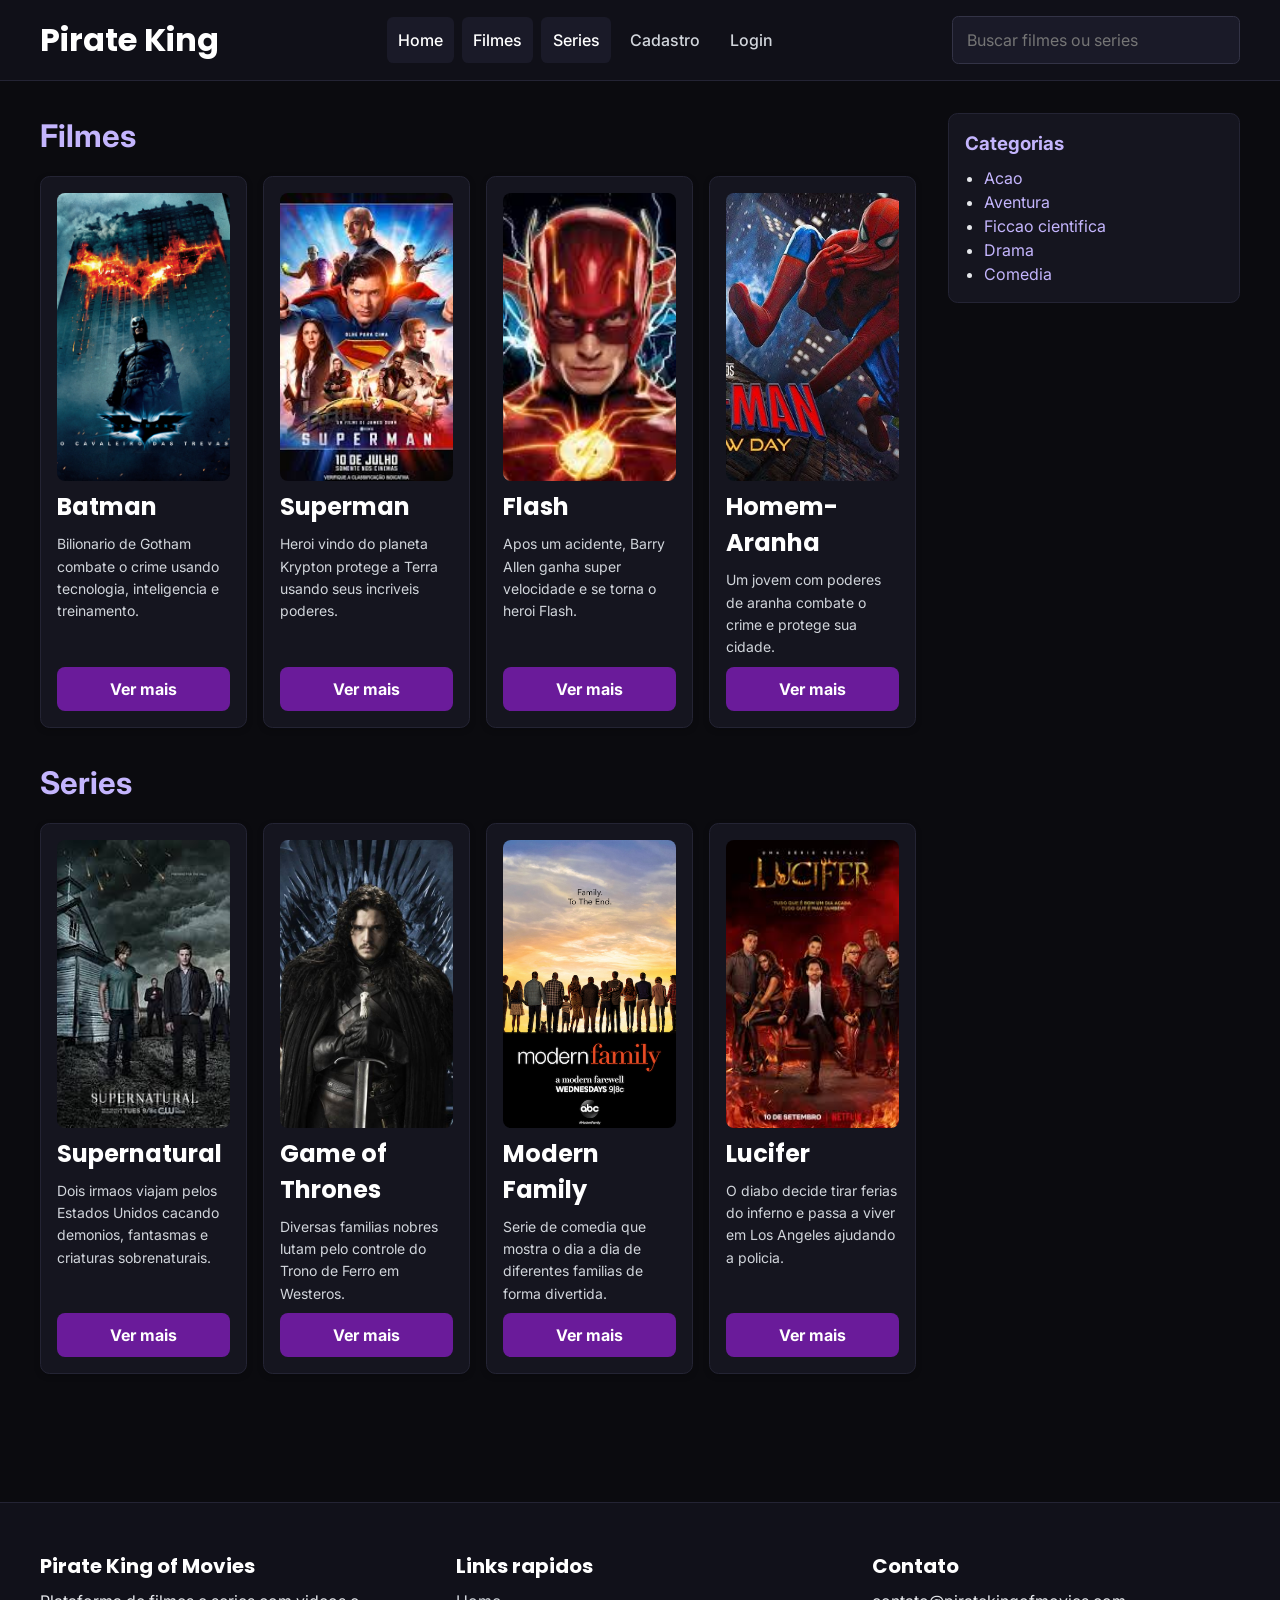
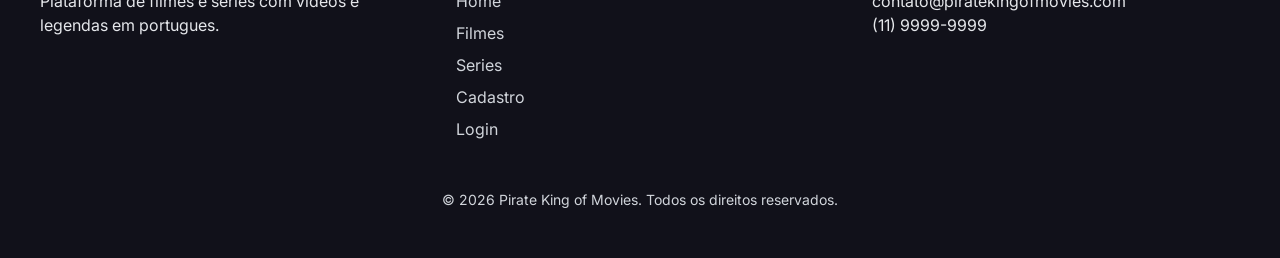
<file: index.html>
﻿<!DOCTYPE html>
<html lang="pt-BR">
<head>
  <meta charset="UTF-8">
  <meta name="viewport" content="width=device-width, initial-scale=1.0">
  <meta name="description" content="Pirate King of Movies - Catalogo de filmes e series com legendas em portugues.">
  <meta name="theme-color" content="#6a1b9a">
  <link rel="preconnect" href="https://fonts.googleapis.com">
  <link rel="preconnect" href="https://fonts.gstatic.com" crossorigin>
  <link href="https://fonts.googleapis.com/css2?family=Inter:wght@400;500;700&family=Poppins:wght@700&display=swap" rel="stylesheet">
  <link rel="stylesheet" href="css/variables.css">
  <link rel="stylesheet" href="css/reset.css">
  <link rel="stylesheet" href="css/base.css">
  <link rel="stylesheet" href="css/layout.css">
  <link rel="stylesheet" href="css/components/navbar.css">
  <link rel="stylesheet" href="css/components/btn.css">
  <link rel="stylesheet" href="css/components/hero.css">
  <link rel="stylesheet" href="css/components/card.css">
  <link rel="stylesheet" href="css/components/footer.css">
  <link rel="stylesheet" href="css/utilities.css">
  <title>Pirate King of Movies - Filmes e Series Online</title>
</head>
<body>
  <a href="#main-content" class="skip-link">Pular para conteudo principal</a>
  <header class="navbar">
    <div class="navbar__container">
      <div class="navbar__top">
        <a href="index.html" class="navbar__logo">Pirate King</a>
        <button class="navbar__toggle" type="button" aria-label="Abrir menu" aria-expanded="false">â˜°</button>
      </div>
      <nav class="navbar__menu" aria-label="Menu principal">
        <ul class="navbar__list">
          <li><a href="index.html" class="navbar__link active">Home</a></li>
          <li><a href="#filmes" class="navbar__link">Filmes</a></li>
          <li><a href="#series" class="navbar__link">Series</a></li>
          <li><a href="cadastro.html" class="navbar__link">Cadastro</a></li>
          <li><a href="login.html" class="navbar__link" data-auth-link>Login</a></li>
        </ul>
      </nav>
      <form class="navbar__search" role="search">
        <label for="search-input" class="sr-only">Buscar filmes e series</label>
        <input type="search" id="search-input" placeholder="Buscar filmes ou series">
      </form>
    </div>
  </header>
  <main id="main-content" class="layout">
    <div>
      <section id="filmes" aria-label="Filmes">
        <h2>Filmes</h2>
        <div class="cards-grid" role="list">
          <article class="card" role="listitem" data-card-link="batman.html" tabindex="0" aria-label="Abrir detalhes de Batman">
            <img src="media/img/batman.jpg" alt="Poster do filme Batman" class="card__image" loading="lazy">
            <h3 class="card__title">Batman</h3>
            <p class="card__text">Bilionario de Gotham combate o crime usando tecnologia, inteligencia e treinamento.</p>
            <a href="batman.html" class="btn btn--primary">Ver mais</a>
          </article>
          <article class="card" role="listitem" data-card-link="superman.html" tabindex="0" aria-label="Abrir detalhes de Superman">
            <img src="media/img/superman.jpg" alt="Poster do filme Superman" class="card__image" loading="lazy">
            <h3 class="card__title">Superman</h3>
            <p class="card__text">Heroi vindo do planeta Krypton protege a Terra usando seus incriveis poderes.</p>
            <a href="superman.html" class="btn btn--primary">Ver mais</a>
          </article>
          <article class="card" role="listitem" data-card-link="flash.html" tabindex="0" aria-label="Abrir detalhes de Flash">
            <img src="media/img/flash.jpg" alt="Poster do filme Flash" class="card__image" loading="lazy">
            <h3 class="card__title">Flash</h3>
            <p class="card__text">Apos um acidente, Barry Allen ganha super velocidade e se torna o heroi Flash.</p>
            <a href="flash.html" class="btn btn--primary">Ver mais</a>
          </article>
          <article class="card" role="listitem" data-card-link="homem-aranha.html" tabindex="0" aria-label="Abrir detalhes de Homem-Aranha">
            <img src="media/img/homem-aranha.jpg" alt="Poster do filme Homem-Aranha" class="card__image" loading="lazy">
            <h3 class="card__title">Homem-Aranha</h3>
            <p class="card__text">Um jovem com poderes de aranha combate o crime e protege sua cidade.</p>
            <a href="homem-aranha.html" class="btn btn--primary">Ver mais</a>
          </article>
        </div>
      </section>

      <section id="series" aria-label="Series">
        <h2>Series</h2>
        <div class="cards-grid" role="list">
          <article class="card" role="listitem" data-card-link="supernatural.html" tabindex="0" aria-label="Abrir detalhes de Supernatural">
            <img src="media/img/supernatural.jpg" alt="Poster da serie Supernatural" class="card__image" loading="lazy">
            <h3 class="card__title">Supernatural</h3>
            <p class="card__text">Dois irmaos viajam pelos Estados Unidos cacando demonios, fantasmas e criaturas sobrenaturais.</p>
            <a href="supernatural.html" class="btn btn--primary">Ver mais</a>
          </article>
          <article class="card" role="listitem" data-card-link="got.html" tabindex="0" aria-label="Abrir detalhes de Game of Thrones">
            <img src="media/img/got.jpg" alt="Poster da serie Game of Thrones" class="card__image" loading="lazy">
            <h3 class="card__title">Game of Thrones</h3>
            <p class="card__text">Diversas familias nobres lutam pelo controle do Trono de Ferro em Westeros.</p>
            <a href="got.html" class="btn btn--primary">Ver mais</a>
          </article>
          <article class="card" role="listitem" data-card-link="modern-family.html" tabindex="0" aria-label="Abrir detalhes de Modern Family">
            <img src="media/img/modern-family.jpg" alt="Poster da serie Modern Family" class="card__image" loading="lazy">
            <h3 class="card__title">Modern Family</h3>
            <p class="card__text">Serie de comedia que mostra o dia a dia de diferentes familias de forma divertida.</p>
            <a href="modern-family.html" class="btn btn--primary">Ver mais</a>
          </article>
          <article class="card" role="listitem" data-card-link="lucifer.html" tabindex="0" aria-label="Abrir detalhes de Lucifer">
            <img src="media/img/lucifer.jpg" alt="Poster da serie Lucifer" class="card__image" loading="lazy">
            <h3 class="card__title">Lucifer</h3>
            <p class="card__text">O diabo decide tirar ferias do inferno e passa a viver em Los Angeles ajudando a policia.</p>
            <a href="lucifer.html" class="btn btn--primary">Ver mais</a>
          </article>
        </div>
      </section>
    </div>

    <aside class="sidebar" aria-label="Categorias">
      <h3>Categorias</h3>
      <ul>
        <li><a href="#filmes">Acao</a></li>
        <li><a href="#filmes">Aventura</a></li>
        <li><a href="#filmes">Ficcao cientifica</a></li>
        <li><a href="#series">Drama</a></li>
        <li><a href="#series">Comedia</a></li>
      </ul>
    </aside>
  </main>
  <footer class="footer">
    <div class="footer__grid">
      <div>
        <h3 class="footer__title">Pirate King of Movies</h3>
        <p>Plataforma de filmes e series com videos e legendas em portugues.</p>
      </div>
      <div>
        <h3 class="footer__title">Links rapidos</h3>
        <ul class="footer__list">
          <li><a href="index.html" class="footer__link">Home</a></li>
          <li><a href="index.html#filmes" class="footer__link">Filmes</a></li>
          <li><a href="index.html#series" class="footer__link">Series</a></li>
          <li><a href="cadastro.html" class="footer__link">Cadastro</a></li>
          <li><a href="login.html" class="footer__link" data-auth-link>Login</a></li>
        </ul>
      </div>
      <div>
        <h3 class="footer__title">Contato</h3>
        <p>contato@piratekingofmovies.com</p>
        <p>(11) 9999-9999</p>
      </div>
    </div>
    <p class="footer__copy">&copy; <span data-current-year>2026</span> Pirate King of Movies. Todos os direitos reservados.</p>
  </footer>
  <script src="js/main.js" defer></script>
</body>
</html>
</file>
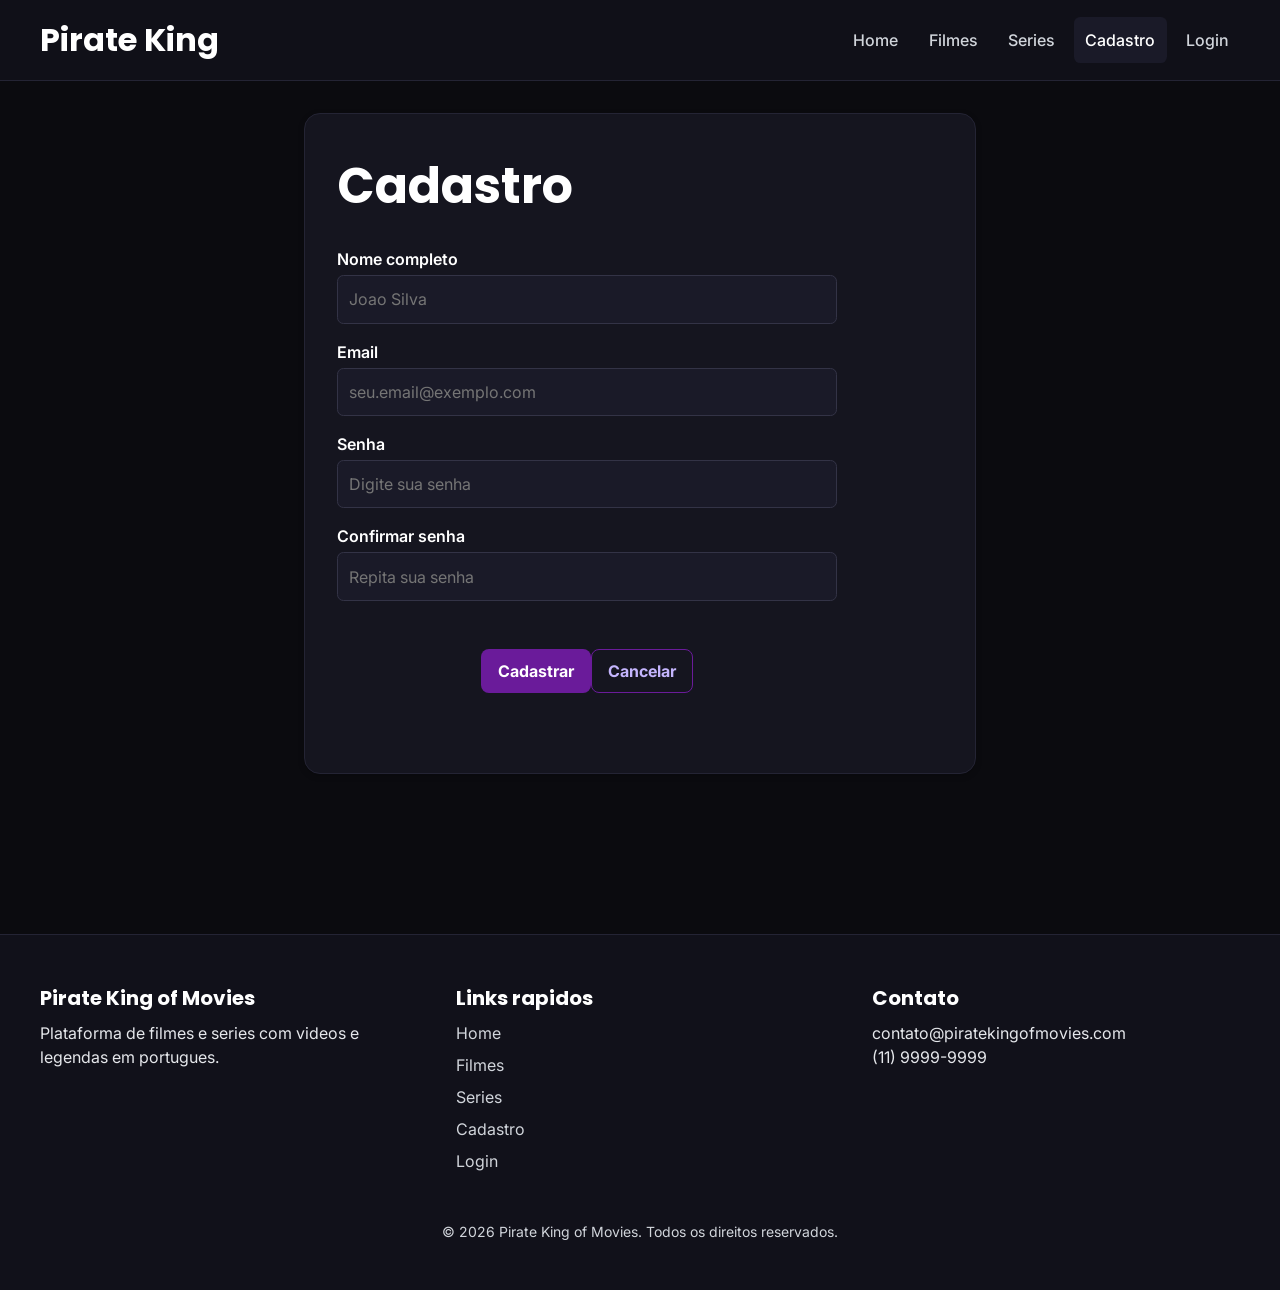
<file: cadastro.html>
﻿<!DOCTYPE html>
<html lang="pt-BR">
<head>
  <meta charset="UTF-8">
  <meta name="viewport" content="width=device-width, initial-scale=1.0">
  <link rel="preconnect" href="https://fonts.googleapis.com">
  <link rel="preconnect" href="https://fonts.gstatic.com" crossorigin>
  <link href="https://fonts.googleapis.com/css2?family=Inter:wght@400;500;700&family=Poppins:wght@700&display=swap" rel="stylesheet">
  <link rel="stylesheet" href="css/variables.css">
  <link rel="stylesheet" href="css/reset.css">
  <link rel="stylesheet" href="css/base.css">
  <link rel="stylesheet" href="css/layout.css">
  <link rel="stylesheet" href="css/components/navbar.css">
  <link rel="stylesheet" href="css/components/btn.css">
  <link rel="stylesheet" href="css/components/form.css">
  <link rel="stylesheet" href="css/components/video-player.css">
  <link rel="stylesheet" href="css/components/footer.css">
  <link rel="stylesheet" href="css/utilities.css">
  <title>Cadastro - Pirate King of Movies</title>
</head>
<body>
  <a href="#main-content" class="skip-link">Pular para conteudo principal</a>
  <header class="navbar">
    <div class="navbar__container">
      <div class="navbar__top">
        <a href="index.html" class="navbar__logo">Pirate King</a>
        <button class="navbar__toggle" type="button" aria-label="Abrir menu" aria-expanded="false">â˜°</button>
      </div>
      <nav class="navbar__menu" aria-label="Menu principal">
        <ul class="navbar__list">
          <li><a href="index.html" class="navbar__link">Home</a></li>
          <li><a href="index.html#filmes" class="navbar__link">Filmes</a></li>
          <li><a href="index.html#series" class="navbar__link">Series</a></li>
          <li><a href="cadastro.html" class="navbar__link active">Cadastro</a></li>
          <li><a href="login.html" class="navbar__link" data-auth-link>Login</a></li>
        </ul>
      </nav>
    </div>
  </header>

  <main id="main-content" class="detail-page">
    <section class="detail-card" style="max-width: 42rem; margin-inline: auto;">
      <h1 class="detail-hero__title">Cadastro</h1>
      <form class="form" id="cadastro-form" novalidate>
        <div class="form__group">
          <label class="form__label" for="nome">Nome completo</label>
          <input class="form__input" type="text" id="nome" name="nome" required pattern="[A-Za-zÃ€-Ã¿\s]{3,}" title="Digite pelo menos 3 letras" placeholder="Joao Silva">
        </div>
        <div class="form__group">
          <label class="form__label" for="email">Email</label>
          <input class="form__input" type="email" id="email" name="email" required title="Digite um email valido" placeholder="seu.email@exemplo.com">
        </div>
        <div class="form__group">
          <label class="form__label" for="senha">Senha</label>
          <input class="form__input" type="password" id="senha" name="senha" required minlength="6" title="A senha deve ter no minimo 6 caracteres" placeholder="Digite sua senha">
        </div>
        <div class="form__group">
          <label class="form__label" for="confirmaSenha">Confirmar senha</label>
          <input class="form__input" type="password" id="confirmaSenha" name="confirmaSenha" required minlength="6" title="Confirme sua senha" placeholder="Repita sua senha">
        </div>
        <div class="detail-actions">
          <button type="submit" class="btn btn--primary">Cadastrar</button>
          <a href="index.html" class="btn btn--outline">Cancelar</a>
        </div>
        <p class="form__message" id="cadastro-mensagem" role="status" aria-live="polite"></p>
      </form>
    </section>
  </main>

  <footer class="footer">
    <div class="footer__grid">
      <div>
        <h3 class="footer__title">Pirate King of Movies</h3>
        <p>Plataforma de filmes e series com videos e legendas em portugues.</p>
      </div>
      <div>
        <h3 class="footer__title">Links rapidos</h3>
        <ul class="footer__list">
          <li><a href="index.html" class="footer__link">Home</a></li>
          <li><a href="index.html#filmes" class="footer__link">Filmes</a></li>
          <li><a href="index.html#series" class="footer__link">Series</a></li>
          <li><a href="cadastro.html" class="footer__link">Cadastro</a></li>
          <li><a href="login.html" class="footer__link" data-auth-link>Login</a></li>
        </ul>
      </div>
      <div>
        <h3 class="footer__title">Contato</h3>
        <p>contato@piratekingofmovies.com</p>
        <p>(11) 9999-9999</p>
      </div>
    </div>
    <p class="footer__copy">&copy; <span data-current-year>2026</span> Pirate King of Movies. Todos os direitos reservados.</p>
  </footer>
  <script src="js/main.js" defer></script>
</body>
</html>
</file>
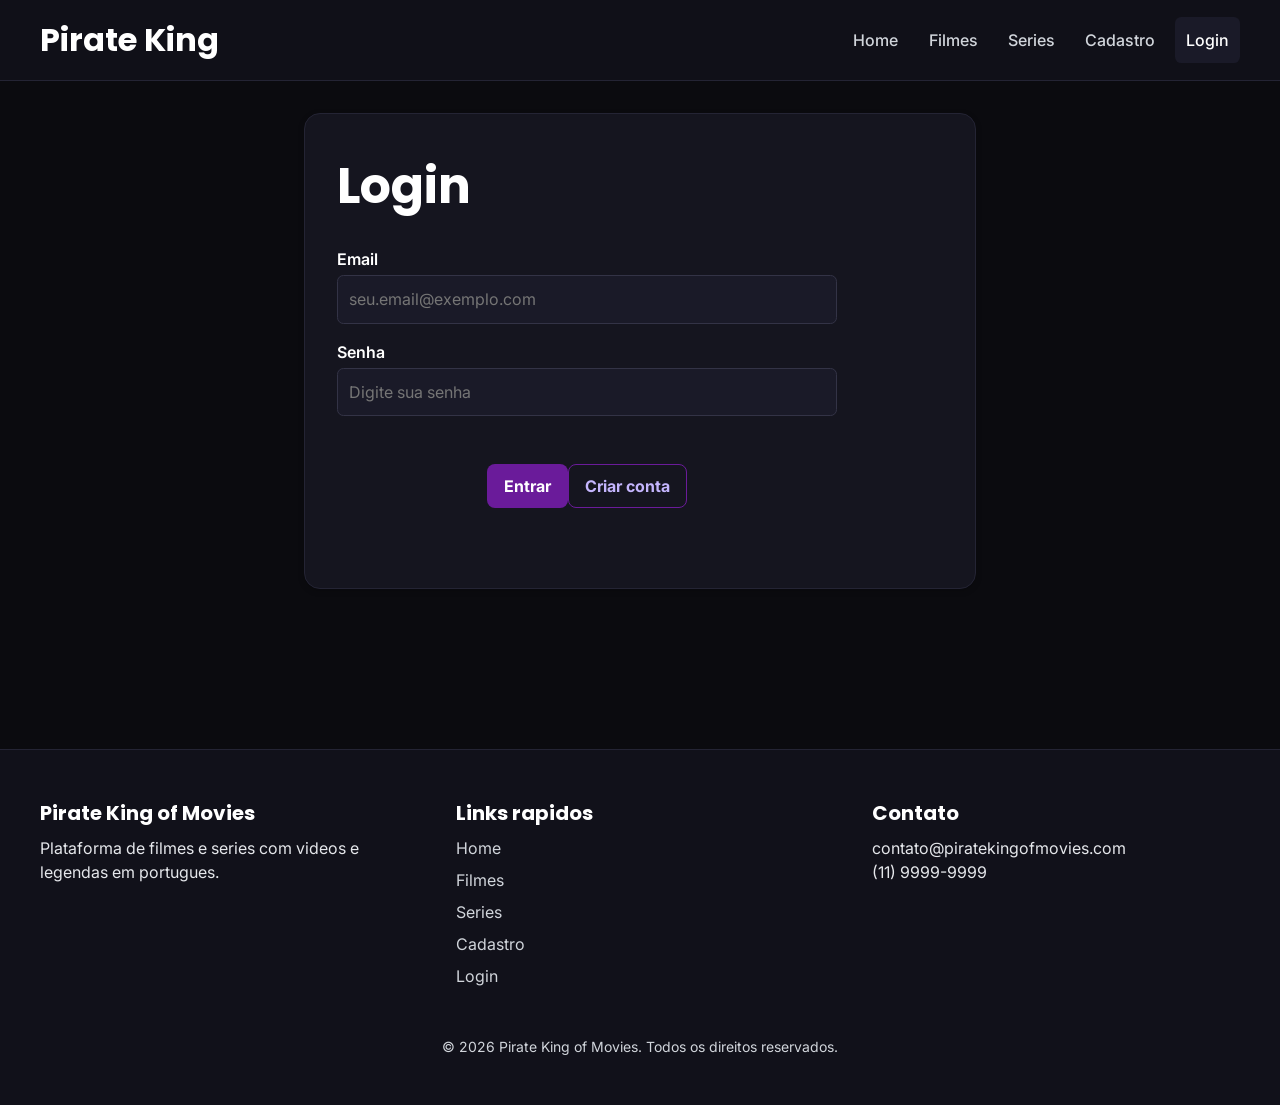
<file: login.html>
﻿<!DOCTYPE html>
<html lang="pt-BR">
<head>
  <meta charset="UTF-8">
  <meta name="viewport" content="width=device-width, initial-scale=1.0">
  <link rel="preconnect" href="https://fonts.googleapis.com">
  <link rel="preconnect" href="https://fonts.gstatic.com" crossorigin>
  <link href="https://fonts.googleapis.com/css2?family=Inter:wght@400;500;700&family=Poppins:wght@700&display=swap" rel="stylesheet">
  <link rel="stylesheet" href="css/variables.css">
  <link rel="stylesheet" href="css/reset.css">
  <link rel="stylesheet" href="css/base.css">
  <link rel="stylesheet" href="css/layout.css">
  <link rel="stylesheet" href="css/components/navbar.css">
  <link rel="stylesheet" href="css/components/btn.css">
  <link rel="stylesheet" href="css/components/form.css">
  <link rel="stylesheet" href="css/components/video-player.css">
  <link rel="stylesheet" href="css/components/footer.css">
  <link rel="stylesheet" href="css/utilities.css">
  <title>Login - Pirate King of Movies</title>
</head>
<body>
  <a href="#main-content" class="skip-link">Pular para conteudo principal</a>
  <header class="navbar">
    <div class="navbar__container">
      <div class="navbar__top">
        <a href="index.html" class="navbar__logo">Pirate King</a>
        <button class="navbar__toggle" type="button" aria-label="Abrir menu" aria-expanded="false">â˜°</button>
      </div>
      <nav class="navbar__menu" aria-label="Menu principal">
        <ul class="navbar__list">
          <li><a href="index.html" class="navbar__link">Home</a></li>
          <li><a href="index.html#filmes" class="navbar__link">Filmes</a></li>
          <li><a href="index.html#series" class="navbar__link">Series</a></li>
          <li><a href="cadastro.html" class="navbar__link">Cadastro</a></li>
          <li><a href="login.html" class="navbar__link active" data-auth-link>Login</a></li>
        </ul>
      </nav>
    </div>
  </header>

  <main id="main-content" class="detail-page">
    <section class="detail-card" style="max-width: 42rem; margin-inline: auto;">
      <h1 class="detail-hero__title">Login</h1>
      <form class="form" id="login-form" novalidate>
        <div class="form__group">
          <label class="form__label" for="email">Email</label>
          <input class="form__input" type="email" id="email" name="email" required title="Digite um email valido" placeholder="seu.email@exemplo.com">
        </div>
        <div class="form__group">
          <label class="form__label" for="senha">Senha</label>
          <input class="form__input" type="password" id="senha" name="senha" required minlength="6" title="A senha deve ter no minimo 6 caracteres" placeholder="Digite sua senha">
        </div>
        <div class="detail-actions">
          <button type="submit" class="btn btn--primary">Entrar</button>
          <a href="cadastro.html" class="btn btn--outline">Criar conta</a>
        </div>
        <p class="form__message" id="login-mensagem" role="status" aria-live="polite"></p>
      </form>
    </section>
  </main>

  <footer class="footer">
    <div class="footer__grid">
      <div>
        <h3 class="footer__title">Pirate King of Movies</h3>
        <p>Plataforma de filmes e series com videos e legendas em portugues.</p>
      </div>
      <div>
        <h3 class="footer__title">Links rapidos</h3>
        <ul class="footer__list">
          <li><a href="index.html" class="footer__link">Home</a></li>
          <li><a href="index.html#filmes" class="footer__link">Filmes</a></li>
          <li><a href="index.html#series" class="footer__link">Series</a></li>
          <li><a href="cadastro.html" class="footer__link">Cadastro</a></li>
          <li><a href="login.html" class="footer__link" data-auth-link>Login</a></li>
        </ul>
      </div>
      <div>
        <h3 class="footer__title">Contato</h3>
        <p>contato@piratekingofmovies.com</p>
        <p>(11) 9999-9999</p>
      </div>
    </div>
    <p class="footer__copy">&copy; <span data-current-year>2026</span> Pirate King of Movies. Todos os direitos reservados.</p>
  </footer>
  <script src="js/main.js" defer></script>
</body>
</html>
</file>
<file: css/variables.css>
:root {
  --color-primary-100: #ebf3fb;
  --color-primary-300: #9fc5e8;
  --color-primary-500: #2e75b6;
  --color-primary-700: #1f4e79;
  --color-primary-900: #0f2840;
  --color-brand: #6a1b9a;
  --color-brand-hover: #8e24aa;
  --color-link: #c4b5fd;
  --color-gray-50: #f9fafb;
  --color-gray-100: #f3f4f6;
  --color-gray-300: #d1d5db;
  --color-gray-500: #6b7280;
  --color-gray-700: #374151;
  --color-gray-900: #111827;
  --color-bg-primary: #0b0b0f;
  --color-bg-secondary: #11111a;
  --color-bg-card: #15151f;
  --color-bg-input: #1a1a28;
  --color-bg-overlay: rgba(0, 0, 0, 0.72);
  --color-text-primary: #e5e7eb;
  --color-text-secondary: #d1d5db;
  --color-text-muted: #9ca3af;
  --color-text-light: #ffffff;
  --color-border: #242434;
  --color-border-input: #333346;
  --color-border-focus: var(--color-primary-500);
  --color-white: #ffffff;
  --focus-outline-color: var(--color-primary-500);
  --focus-outline-width: 3px;
  --focus-outline-offset: 3px;
  --hover-scale: 1.02;
  --font-heading: "Poppins", Arial, Helvetica, sans-serif;
  --font-body: "Inter", Arial, Helvetica, sans-serif;
  --font-xs: 0.75rem;
  --font-sm: 0.875rem;
  --font-base: 1rem;
  --font-md: 1.25rem;
  --font-lg: 1.5rem;
  --font-xl: 1.95rem;
  --font-2xl: 2.44rem;
  --font-3xl: 3.05rem;
  --font-h1: clamp(1.75rem, 5vw, var(--font-3xl));
  --font-h2: clamp(1.35rem, 3vw, var(--font-xl));
  --line-height-base: 1.5;
  --space-xs: 0.25rem;
  --space-sm: 0.5rem;
  --space-md: 1rem;
  --space-lg: 2rem;
  --space-xl: 3rem;
  --space-2xl: 4rem;
  --radius-sm: 0.4rem;
  --radius-md: 0.5rem;
  --radius-lg: 0.6rem;
  --radius-xl: 1rem;
  --shadow-sm: 0 2px 6px rgba(0, 0, 0, 0.2);
  --shadow-md: 0 4px 12px rgba(0, 0, 0, 0.3);
  --shadow-lg: 0 12px 32px rgba(0, 0, 0, 0.45);
  --video-background: #000;
  --animation-duration-fast: 0.15s;
  --animation-duration-normal: 0.3s;
  --animation-duration-slow: 0.5s;
  --animation-easing: ease-in-out;
}
</file>
<file: css/base.css>
@layer base {
    body {
        min-height: 100vh;
        font-family: var(--font-body);
        background-color: var(--color-bg-primary);
        color: var(--color-text-primary);
        font-size: var(--font-base);
        line-height: var(--line-height-base);
        overflow-x: hidden;
    }
    a {
        color: var(--color-link);
        text-decoration: none;
    }

    a:hover {
        color: var(--color-text-light);
    }
}
</file>
<file: css/layout.css>
@layer layout {
  .container,
  .layout,
  .detail-page {
    width: min(100% - 2rem, 1200px);
    margin-inline: auto;
  }

  .layout {
    display: grid;
    grid-template-columns: 1fr;
    gap: var(--space-lg);
    padding-block: var(--space-lg);
  }

  .cards-grid {
    display: grid;
    grid-template-columns: 1fr;
    gap: var(--space-md);
  }

  section {
    display: grid;
    gap: var(--space-md);
    margin-bottom: var(--space-lg);
  }

  section h2 {
    color: var(--color-link);
    font-size: var(--font-h2);
  }

  .sidebar {
    background-color: var(--color-bg-card);
    border: 1px solid var(--color-border);
    border-radius: var(--radius-lg);
    padding: var(--space-md);
  }

  .sidebar h3 {
    color: var(--color-link);
    margin-bottom: var(--space-sm);
  }

  .sidebar ul {
    padding-left: 1.2rem;
  }

  .detail-page {
    padding-block: var(--space-lg) var(--space-2xl);
  }

  @media (min-width: 768px) {
    .cards-grid {
      grid-template-columns: repeat(2, minmax(0, 1fr));
    }
  }

  @media (min-width: 1024px) {
    .layout {
      grid-template-columns: minmax(0, 3fr) minmax(16rem, 1fr);
      align-items: start;
    }

    .cards-grid {
      grid-template-columns: repeat(4, minmax(0, 1fr));
    }

    .sidebar {
      position: sticky;
      top: 1rem;
    }
  }
}
</file>
<file: css/components/navbar.css>
@layer components {
  .navbar {
    position: sticky;
    top: 0;
    z-index: 10;
    background-color: rgba(17, 17, 26, 0.96);
    border-bottom: 1px solid var(--color-border);
    backdrop-filter: blur(12px);
  }

  .navbar__container {
    width: min(100% - 2rem, 1200px);
    margin-inline: auto;
    display: flex;
    flex-direction: column;
    gap: var(--space-md);
    padding-block: var(--space-md);
  }

  .navbar__top {
    display: flex;
    align-items: center;
    justify-content: space-between;
    gap: var(--space-md);
  }

  .navbar__logo {
    font-family: var(--font-heading);
    font-size: clamp(1.25rem, 4vw, 2rem);
    font-weight: 700;
    color: var(--color-text-light);
  }

  .navbar__toggle {
    display: inline-flex;
    align-items: center;
    justify-content: center;
    width: 2.75rem;
    height: 2.75rem;
    border: 1px solid var(--color-border);
    border-radius: var(--radius-md);
    background-color: var(--color-bg-input);
    color: var(--color-text-light);
    font-size: var(--font-lg);
    cursor: pointer;
  }

  .navbar__menu {
    display: none;
  }

  .navbar__menu.active {
    display: block;
  }

  .navbar__list {
    list-style: none;
    display: flex;
    flex-direction: column;
    gap: var(--space-sm);
  }

  .navbar__link {
    display: block;
    padding: 0.7rem;
    border-radius: var(--radius-sm);
    color: var(--color-text-secondary);
    font-weight: 500;
    transition: background-color var(--animation-duration-fast), color var(--animation-duration-fast);
  }

  .navbar__link:hover,
  .navbar__link.active {
    background-color: var(--color-bg-input);
    color: var(--color-text-light);
  }

  .navbar__search {
    display: flex;
  }

  .navbar__search input {
    width: 100%;
    min-height: 2.75rem;
    padding: 0.7rem 0.85rem;
    border: 1px solid var(--color-border-input);
    border-radius: var(--radius-sm);
    background-color: var(--color-bg-input);
    color: var(--color-text-light);
  }

  @media (min-width: 768px) {
    .navbar__container {
      flex-direction: row;
      align-items: center;
      justify-content: space-between;
      flex-wrap: wrap;
    }

    .navbar__top {
      display: block;
    }

    .navbar__toggle {
      display: none;
    }

    .navbar__menu {
      display: block;
    }

    .navbar__list {
      flex-direction: row;
      align-items: center;
      gap: var(--space-sm);
    }

    .navbar__search input {
      width: 18rem;
    }
  }
}
</file>
<file: css/components/btn.css>
@layer components {
  .btn {
    display: inline-flex;
    align-items: center;
    justify-content: center;
    gap: var(--space-sm);
    min-height: 2.75rem;
    padding: var(--space-sm) var(--space-md);
    border: 1px solid transparent;
    border-radius: var(--radius-md);
    background-color: var(--color-brand);
    color: var(--color-text-light);
    font-size: var(--font-base);
    font-weight: 700;
    line-height: var(--line-height-base);
    text-decoration: none;
    cursor: pointer;
    transition: background-color var(--animation-duration-fast), transform var(--animation-duration-fast), border-color var(--animation-duration-fast);
  }

  .btn:hover {
    background-color: var(--color-brand-hover);
    color: var(--color-text-light);
    transform: translateY(-1px);
  }

  .btn--primary {
    background-color: var(--color-brand);
  }

  .btn--outline {
    background-color: transparent;
    border-color: var(--color-brand);
    color: var(--color-link);
  }

  .btn--outline:hover {
    background-color: var(--color-brand);
  }
}
</file>
<file: css/components/hero.css>
@layer components {
    .hero {
        position: relative;
        display: flex;
        flex-direction: column;
        align-items: center;
        justify-content: center;
        text-align: center;
        padding: var(--space-2xl) var(--space-md);
        min-height: 60vh;
        background: linear-gradient(135deg, var(--color-bg-secondary) 0%, var(--color-bg-primary) 100%);
        overflow: hidden;
    }
    .hero__content {
        max-width: 800px;
        animation: fadeInUp var(--animation-duration-slow) var(--animation-easing) forwards;
        opacity: 0;
    }
    .hero__title {
        font-family: var(--font-heading);
        font-size: var(--font-3xl);
        color: var(--color-text-light);
        margin-bottom: var(--space-md);
        line-height: 1.2;
    }
    .hero__subtitle {
        font-size: var(--font-lg);
        color: var(--color-text-secondary);
        margin-bottom: var(--space-lg);
    }
    .hero__description {
        font-size: var(--font-base);
        color: var(--color-text-secondary);
        margin-bottom: var(--space-lg);
        max-width: 600px;
        margin-left: auto;
        margin-right: auto;
    }
    .hero__cta {
        align-self: center;
    }
    .hero__image {
        position: absolute;
        top: 0;
        left: 0;
        width: 100%;
        height: 100%;
        object-fit: cover;
        opacity: 0.2;
        z-index: 0;
    }
    .hero__content {
        position: relative;
        z-index: 1;
    }
    @keyframes fadeInUp {
        from {
            opacity: 0;
            transform: translateY(20px);
        }
        to {
            opacity: 1;
            transform: translateY(0);
        }
    }
}
</file>
<file: css/components/card.css>
@layer components {
  .card {
    display: flex;
    flex-direction: column;
    gap: var(--space-sm);
    height: 100%;
    border: 1px solid var(--color-border);
    padding: var(--space-md);
    background-color: var(--color-bg-card);
    border-radius: var(--radius-lg);
    box-shadow: var(--shadow-sm);
    transition: transform var(--animation-duration-normal) var(--animation-easing), border-color var(--animation-duration-normal) var(--animation-easing), box-shadow var(--animation-duration-normal) var(--animation-easing);
  }

  .card[data-card-link] {
    cursor: pointer;
  }

  .card:hover {
    transform: scale(var(--hover-scale));
    border-color: var(--color-brand);
    box-shadow: var(--shadow-md);
  }

  .card__image {
    width: 100%;
    height: 18rem;
    object-fit: cover;
    border-radius: var(--radius-md);
  }

  .card__title {
    font-size: var(--font-lg);
    font-family: var(--font-heading);
    color: var(--color-text-light);
  }

  .card__text {
    color: var(--color-text-secondary);
    font-size: var(--font-sm);
    line-height: 1.6;
  }

  .card .btn {
    width: 100%;
    margin-top: auto;
  }

  .card--featured {
    border: 2px solid var(--color-primary-500);
    background: linear-gradient(135deg, var(--color-bg-card), var(--color-bg-secondary));
  }
}
</file>
<file: css/components/footer.css>
@layer components {
    .footer {
        margin-top: var(--space-2xl);
        padding: var(--space-xl) var(--space-md);
        background-color: var(--color-bg-secondary);
        border-top: 1px solid var(--color-border);
    }
    .footer__grid {
        width: min(100%, 1200px);
        margin: 0 auto;
        display: grid;
        grid-template-columns: 1fr;
        gap: var(--space-xl);
    }
    .footer__title {
        margin-bottom: var(--space-sm);
        font-family: var(--font-heading);
        font-size: var(--font-md);
        color: var(--color-text-light);
    }
    .footer__list {
        list-style: none;
        display: flex;
        flex-direction: column;
        gap: var(--space-sm);
    }
    .footer__link {
        color: var(--color-text-secondary);
        transition: color var(--animation-duration-fast);
    }
    .footer__link:hover {
        color: var(--color-text-light);
    }
    .footer__copy {
        margin-top: var(--space-xl);
        text-align: center;
        color: var(--color-text-secondary);
        font-size: var(--font-sm);
    }
    @media (min-width: 768px) {
        .footer__grid {
            grid-template-columns: repeat(3, 1fr);
        }
    }
}
</file>
<file: css/utilities.css>
@layer utilities {
  .u-sr-only,
  .sr-only {
    position: absolute;
    width: 1px;
    height: 1px;
    padding: 0;
    margin: -1px;
    overflow: hidden;
    clip: rect(0, 0, 0, 0);
    white-space: nowrap;
    border: 0;
  }

  :focus {
    outline: none;
  }

  :focus-visible {
    outline: var(--focus-outline-width) solid var(--focus-outline-color);
    outline-offset: var(--focus-outline-offset);
    border-radius: var(--radius-sm);
  }

  .skip-link {
    position: absolute;
    left: 1rem;
    top: 1rem;
    z-index: 30;
    transform: translateY(-150%);
    padding: var(--space-sm) var(--space-md);
    border-radius: var(--radius-sm);
    background: var(--color-brand);
    color: var(--color-text-light);
  }

  .skip-link:focus {
    transform: translateY(0);
  }

  .u-text-center { text-align: center; }
  .u-mt-lg { margin-top: var(--space-lg); }
}
</file>
<file: css/components/form.css>
@layer components {
    .form {
        display: flex;
        flex-direction: column;
        gap: var(--space-md);
        max-width: 500px;
    }
    .form__group {
        display: flex;
        flex-direction: column;
        gap: var(--space-xs);
    }
    .form__label {
        font-weight: 600;
        color: var(--color-text-light);
    }
    .form__input,
    .form__textarea,
    .form__select {
        padding: 0.7rem;
        border: 1px solid var(--color-border-input);
        border-radius: var(--radius-sm);
        background-color: var(--color-bg-input);
        color: var(--color-text-light);
        transition: border-color var(--animation-duration-fast);
    }
    .form__input:focus,
    .form__textarea:focus,
    .form__select:focus {
        border-color: var(--color-border-focus);
        outline: none;
    }
    .form__textarea {
        min-height: 100px;
        resize: vertical;
    }
    .form__error {
        color: var(--color-danger);
        font-size: var(--font-sm);
    }
    .form__success {
        color: var(--color-success);
        font-size: var(--font-sm);
    }
    .form__message {
        min-height: 1.5rem;
        margin-top: var(--space-sm);
        font-weight: 600;
        text-align: center;
    }
    .form__message--error {
        color: var(--color-danger);
    }
    .form__message--success {
        color: var(--color-success);
    }
    .form__input.error,
    .form__textarea.error,
    .form__select.error {
        border-color: var(--color-danger);
    }
    .form__input.valid,
    .form__textarea.valid,
    .form__select.valid {
        border-color: var(--color-success);
    }
}
</file>
<file: css/components/video-player.css>
@layer components {
  .detail-hero {
    display: grid;
    gap: var(--space-lg);
    align-items: center;
    margin-bottom: var(--space-lg);
    padding: var(--space-lg);
    border: 1px solid var(--color-border);
    border-radius: var(--radius-xl);
    background: linear-gradient(135deg, var(--color-bg-secondary), var(--color-bg-card));
    box-shadow: var(--shadow-md);
  }

  .detail-hero__poster {
    width: 100%;
    max-height: 24rem;
    object-fit: cover;
    border-radius: var(--radius-lg);
    box-shadow: var(--shadow-lg);
  }

  .detail-hero__eyebrow {
    color: var(--color-link);
    font-weight: 700;
    text-transform: uppercase;
    letter-spacing: 0.08em;
    font-size: var(--font-xs);
  }

  .detail-hero__title {
    margin-block: var(--space-xs) var(--space-sm);
    font-family: var(--font-heading);
    font-size: var(--font-h1);
    color: var(--color-text-light);
  }

  .detail-hero__text {
    max-width: 58rem;
    color: var(--color-text-secondary);
    font-size: var(--font-md);
  }

  .video-player {
    margin-bottom: var(--space-lg);
    overflow: hidden;
    border: 1px solid var(--color-border);
    border-radius: var(--radius-xl);
    background-color: var(--video-background);
    box-shadow: var(--shadow-lg);
  }

  .video-player video {
    display: block;
    width: 100%;
    aspect-ratio: 16 / 9;
    background-color: var(--video-background);
  }

  .detail-card {
    display: grid;
    gap: var(--space-md);
    margin-bottom: var(--space-lg);
    padding: var(--space-lg);
    border: 1px solid var(--color-border);
    border-radius: var(--radius-xl);
    background-color: var(--color-bg-card);
    box-shadow: var(--shadow-sm);
  }

  .detail-card h2 {
    color: var(--color-link);
    font-family: var(--font-heading);
    font-size: var(--font-h2);
  }

  .detail-card p {
    color: var(--color-text-secondary);
    font-size: var(--font-base);
    line-height: 1.8;
  }

  .detail-actions {
    display: flex;
    justify-content: center;
    margin-top: var(--space-lg);
  }

  @media (min-width: 768px) {
    .detail-hero {
      grid-template-columns: minmax(14rem, 0.8fr) minmax(0, 1.2fr);
    }
  }
}
</file>
